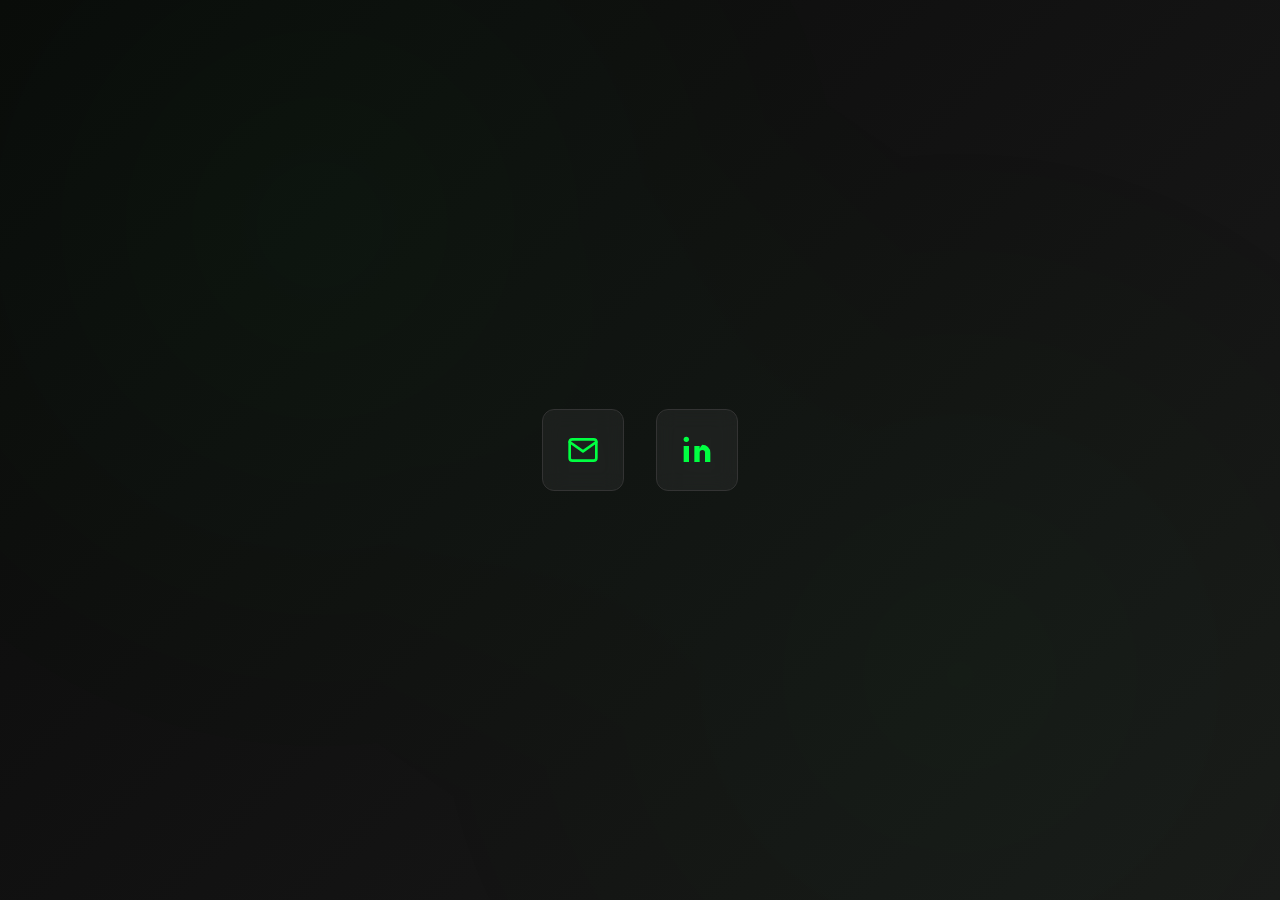
<file: index.html>
<!DOCTYPE html>
<html lang="en">
<head>
    <meta charset="UTF-8">
    <meta name="viewport" content="width=device-width, initial-scale=1.0">
    <title>Avishay - Developer</title>
    <meta name="description" content="Avishay - Software Developer">
    <link rel="icon" type="image/svg+xml" href="favicon.svg">
    <link rel="stylesheet" href="styles.css">
    <link rel="preconnect" href="https://fonts.googleapis.com">
    <link rel="preconnect" href="https://fonts.gstatic.com" crossorigin>
    <link href="https://fonts.googleapis.com/css2?family=JetBrains+Mono:wght@300;400;500;700&display=swap" rel="stylesheet">
</head>
<body>
    <main class="container">
        <section class="contact">
            <div class="contact-links">
                <a href="mailto:me@avishay.dev" class="contact-link" aria-label="Send email">
                    <svg class="icon" viewBox="0 0 24 24" fill="none" xmlns="http://www.w3.org/2000/svg">
                        <path d="M4 4H20C21.1 4 22 4.9 22 6V18C22 19.1 21.1 20 20 20H4C2.9 20 2 19.1 2 18V6C2 4.9 2.9 4 4 4Z" stroke="currentColor" stroke-width="2" stroke-linecap="round" stroke-linejoin="round"/>
                        <polyline points="22,6 12,13 2,6" stroke="currentColor" stroke-width="2" stroke-linecap="round" stroke-linejoin="round"/>
                    </svg>
                </a>
                
                <a href="https://www.linkedin.com/in/avishayx/" class="contact-link" target="_blank" rel="noopener noreferrer" aria-label="LinkedIn profile">
                    <svg class="icon" viewBox="0 0 24 24" fill="none" xmlns="http://www.w3.org/2000/svg">
                        <path d="M16 8A6 6 0 0 1 22 14V21H18V14A2 2 0 0 0 14 14V21H10V9H14V11A6 6 0 0 1 16 8Z" fill="currentColor"/>
                        <rect x="2" y="9" width="4" height="12" fill="currentColor"/>
                        <circle cx="4" cy="4" r="2" fill="currentColor"/>
                    </svg>
                </a>
            </div>
        </section>
    </main>
</body>
</html>
</file>
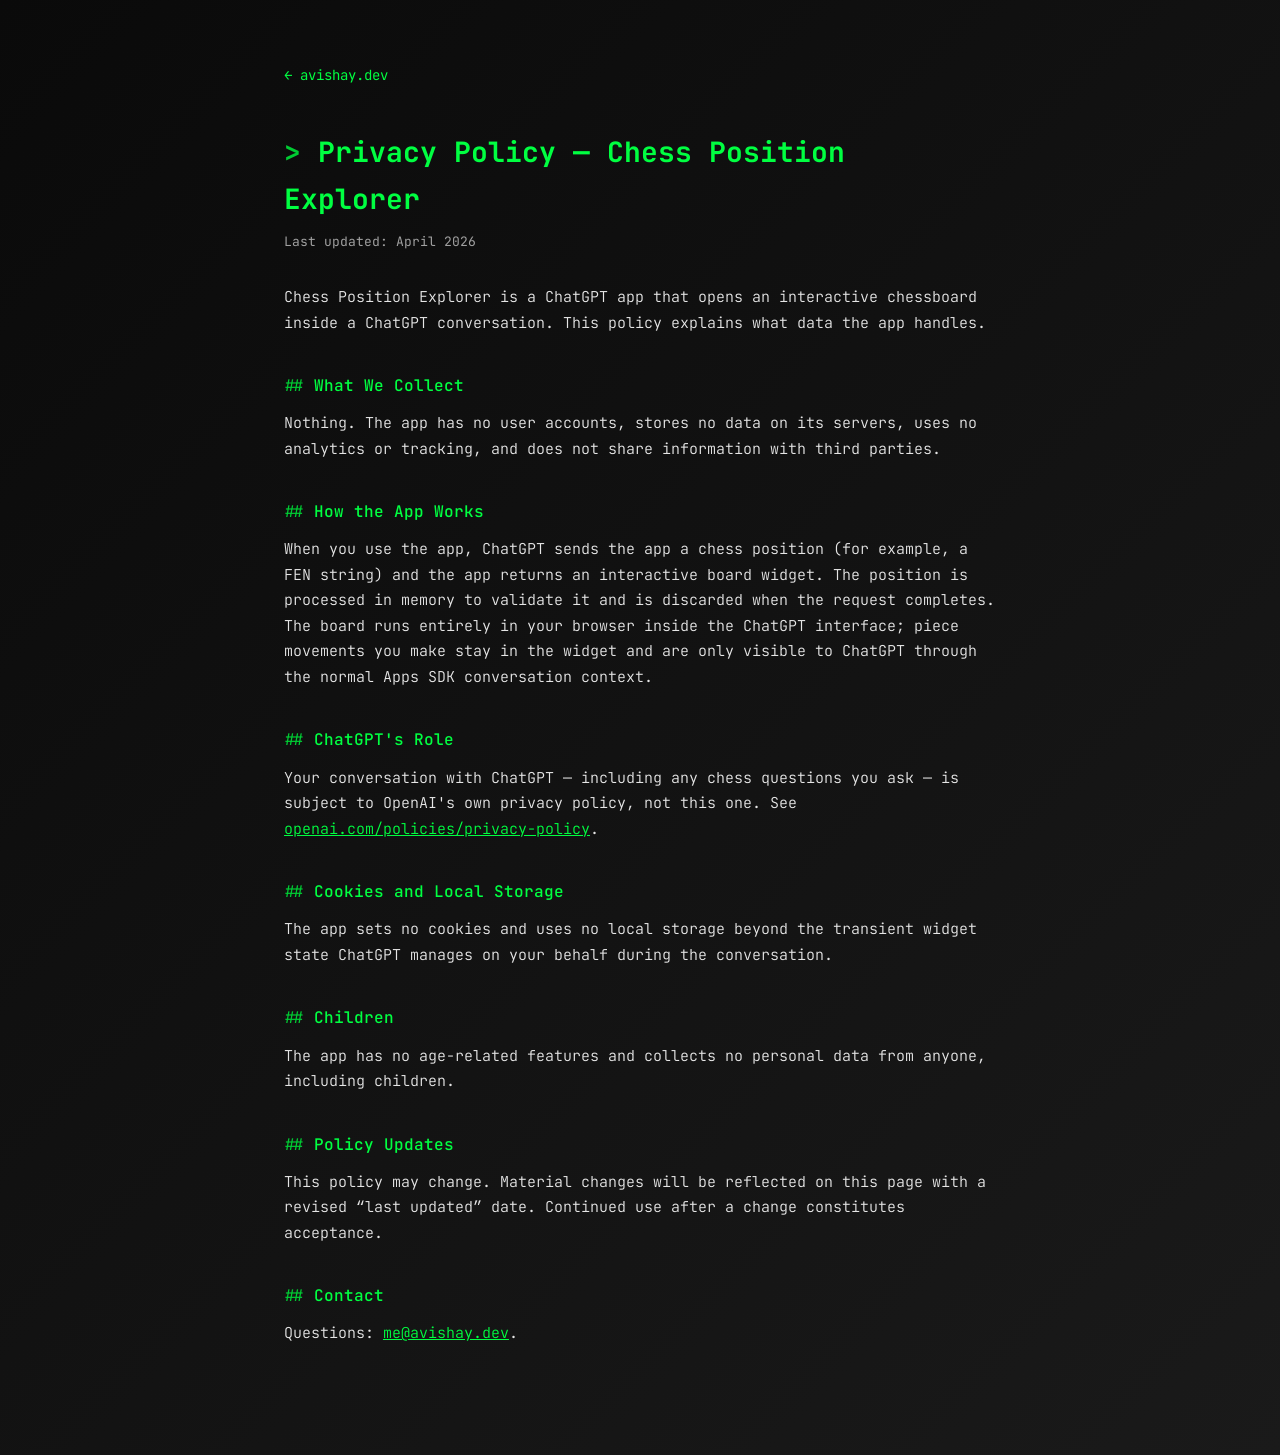
<file: chess/privacy/index.html>
<!DOCTYPE html>
<html lang="en">
<head>
    <meta charset="UTF-8">
    <meta name="viewport" content="width=device-width, initial-scale=1.0">
    <title>Privacy Policy · Chess Position Explorer</title>
    <meta name="description" content="Privacy policy for the Chess Position Explorer ChatGPT app.">
    <link rel="icon" type="image/svg+xml" href="/favicon.svg">
    <link rel="preconnect" href="https://fonts.googleapis.com">
    <link rel="preconnect" href="https://fonts.gstatic.com" crossorigin>
    <link href="https://fonts.googleapis.com/css2?family=JetBrains+Mono:wght@300;400;500;700&display=swap" rel="stylesheet">
    <style>
        * { margin: 0; padding: 0; box-sizing: border-box; }
        :root {
            --bg: #0a0a0a;
            --bg-2: #1a1a1a;
            --green: #00ff41;
            --green-dim: #00cc33;
            --text: #e6e6e6;
            --text-dim: #a0a0a0;
            --border: #2a2a2a;
        }
        body {
            font-family: 'JetBrains Mono', monospace;
            background: linear-gradient(135deg, var(--bg) 0%, var(--bg-2) 100%);
            color: var(--text);
            min-height: 100vh;
            line-height: 1.7;
        }
        main {
            max-width: 760px;
            margin: 0 auto;
            padding: 64px 24px 96px;
        }
        .nav {
            font-size: 14px;
            color: var(--text-dim);
            margin-bottom: 40px;
        }
        .nav a { color: var(--green); text-decoration: none; }
        .nav a:hover { text-decoration: underline; }
        h1 {
            font-size: 28px;
            font-weight: 700;
            color: var(--green);
            margin-bottom: 8px;
        }
        h1::before { content: "> "; color: var(--green-dim); }
        .updated {
            font-size: 13px;
            color: var(--text-dim);
            margin-bottom: 32px;
        }
        h2 {
            font-size: 16px;
            font-weight: 500;
            color: var(--green);
            margin-top: 36px;
            margin-bottom: 12px;
        }
        h2::before { content: "## "; color: var(--green-dim); }
        p {
            margin: 12px 0;
            color: var(--text);
            font-weight: 300;
            font-size: 15px;
        }
        a { color: var(--green); }
        a:hover { color: var(--green-dim); }
    </style>
</head>
<body>
    <main>
        <div class="nav"><a href="/">← avishay.dev</a></div>

        <h1>Privacy Policy — Chess Position Explorer</h1>
        <div class="updated">Last updated: April 2026</div>

        <p>
            Chess Position Explorer is a ChatGPT app that opens an interactive chessboard inside a ChatGPT
            conversation. This policy explains what data the app handles.
        </p>

        <h2>What We Collect</h2>
        <p>
            Nothing. The app has no user accounts, stores no data on its servers, uses no analytics or tracking,
            and does not share information with third parties.
        </p>

        <h2>How the App Works</h2>
        <p>
            When you use the app, ChatGPT sends the app a chess position (for example, a FEN string) and the app
            returns an interactive board widget. The position is processed in memory to validate it and is
            discarded when the request completes. The board runs entirely in your browser inside the ChatGPT
            interface; piece movements you make stay in the widget and are only visible to ChatGPT through the
            normal Apps SDK conversation context.
        </p>

        <h2>ChatGPT's Role</h2>
        <p>
            Your conversation with ChatGPT — including any chess questions you ask — is subject to OpenAI's own
            privacy policy, not this one. See
            <a href="https://openai.com/policies/privacy-policy" target="_blank" rel="noopener">openai.com/policies/privacy-policy</a>.
        </p>

        <h2>Cookies and Local Storage</h2>
        <p>
            The app sets no cookies and uses no local storage beyond the transient widget state ChatGPT manages on
            your behalf during the conversation.
        </p>

        <h2>Children</h2>
        <p>
            The app has no age-related features and collects no personal data from anyone, including children.
        </p>

        <h2>Policy Updates</h2>
        <p>
            This policy may change. Material changes will be reflected on this page with a revised &ldquo;last
            updated&rdquo; date. Continued use after a change constitutes acceptance.
        </p>

        <h2>Contact</h2>
        <p>
            Questions: <a href="mailto:me@avishay.dev">me@avishay.dev</a>.
        </p>
    </main>
</body>
</html>
</file>
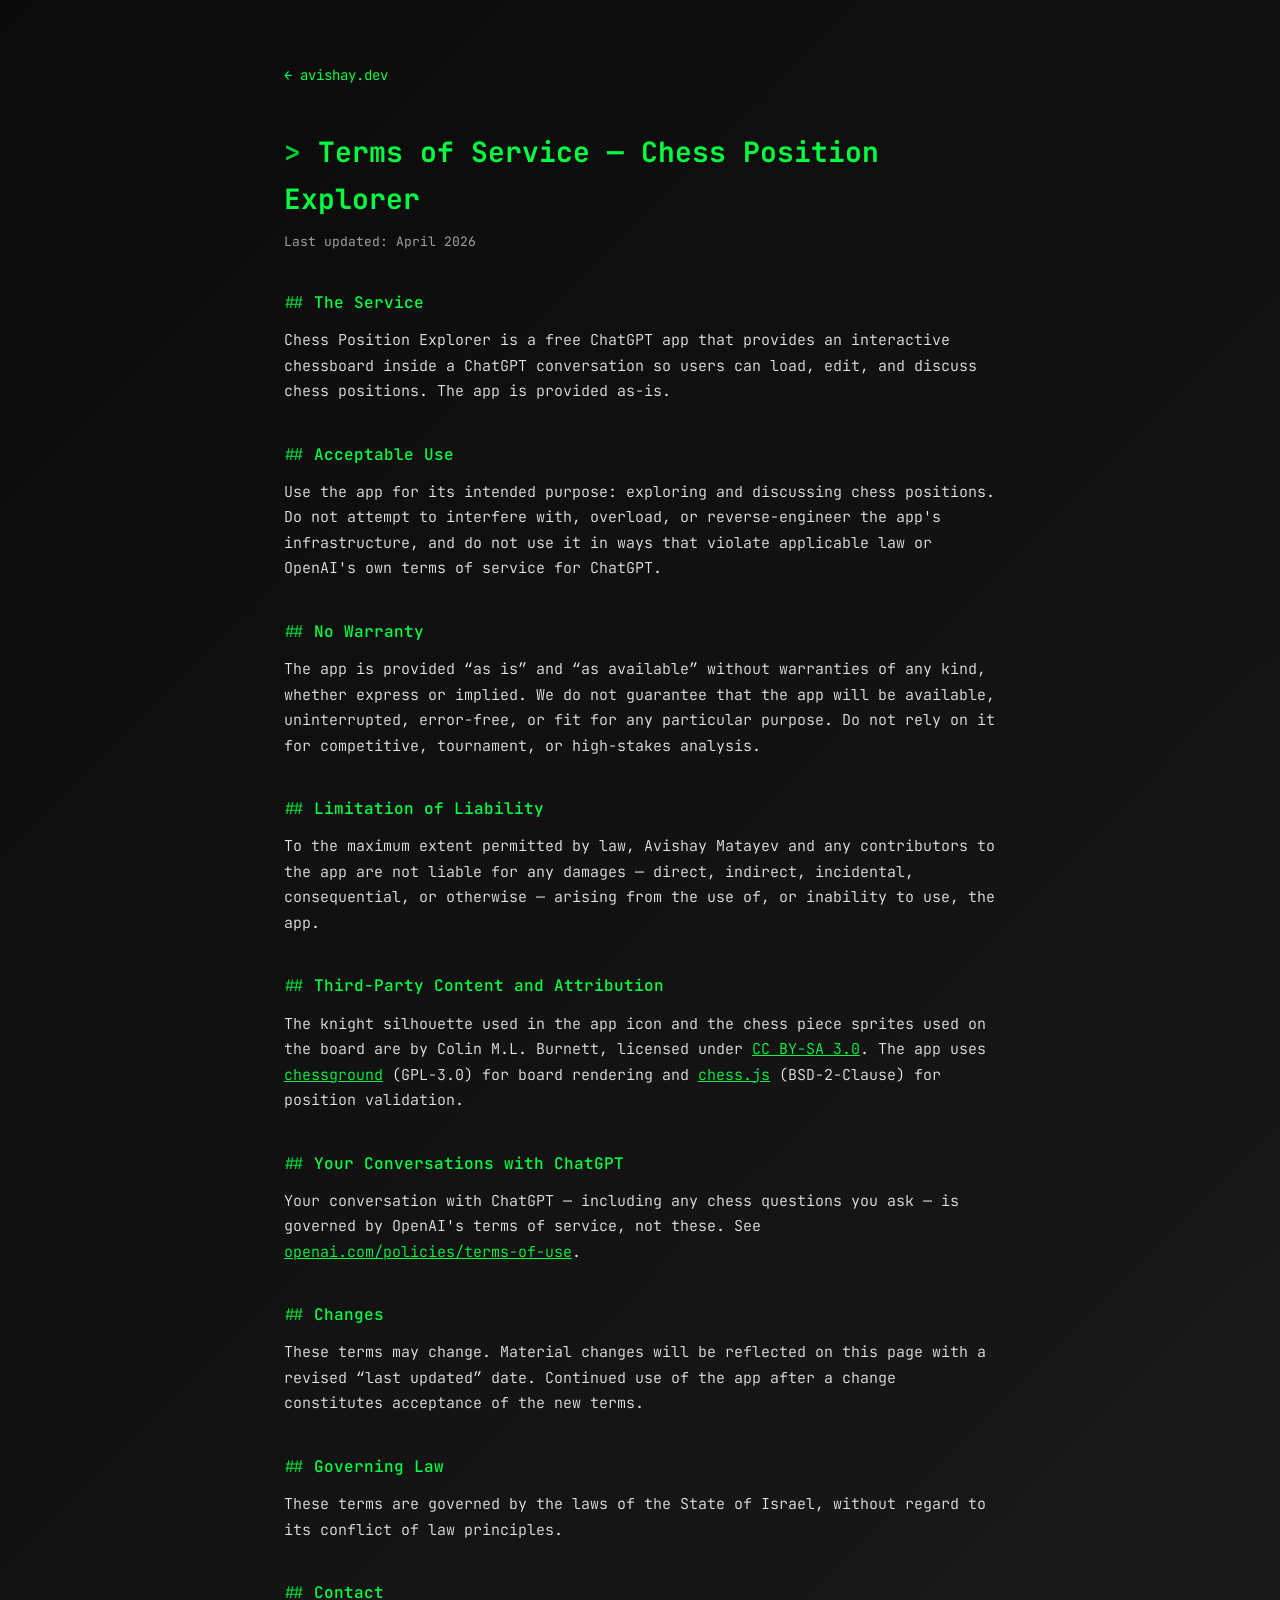
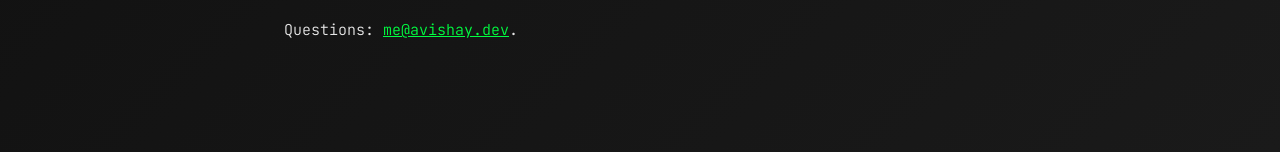
<file: chess/terms/index.html>
<!DOCTYPE html>
<html lang="en">
<head>
    <meta charset="UTF-8">
    <meta name="viewport" content="width=device-width, initial-scale=1.0">
    <title>Terms of Service · Chess Position Explorer</title>
    <meta name="description" content="Terms of service for the Chess Position Explorer ChatGPT app.">
    <link rel="icon" type="image/svg+xml" href="/favicon.svg">
    <link rel="preconnect" href="https://fonts.googleapis.com">
    <link rel="preconnect" href="https://fonts.gstatic.com" crossorigin>
    <link href="https://fonts.googleapis.com/css2?family=JetBrains+Mono:wght@300;400;500;700&display=swap" rel="stylesheet">
    <style>
        * { margin: 0; padding: 0; box-sizing: border-box; }
        :root {
            --bg: #0a0a0a;
            --bg-2: #1a1a1a;
            --green: #00ff41;
            --green-dim: #00cc33;
            --text: #e6e6e6;
            --text-dim: #a0a0a0;
            --border: #2a2a2a;
        }
        body {
            font-family: 'JetBrains Mono', monospace;
            background: linear-gradient(135deg, var(--bg) 0%, var(--bg-2) 100%);
            color: var(--text);
            min-height: 100vh;
            line-height: 1.7;
        }
        main {
            max-width: 760px;
            margin: 0 auto;
            padding: 64px 24px 96px;
        }
        .nav {
            font-size: 14px;
            color: var(--text-dim);
            margin-bottom: 40px;
        }
        .nav a { color: var(--green); text-decoration: none; }
        .nav a:hover { text-decoration: underline; }
        h1 {
            font-size: 28px;
            font-weight: 700;
            color: var(--green);
            margin-bottom: 8px;
        }
        h1::before { content: "> "; color: var(--green-dim); }
        .updated {
            font-size: 13px;
            color: var(--text-dim);
            margin-bottom: 32px;
        }
        h2 {
            font-size: 16px;
            font-weight: 500;
            color: var(--green);
            margin-top: 36px;
            margin-bottom: 12px;
        }
        h2::before { content: "## "; color: var(--green-dim); }
        p {
            margin: 12px 0;
            color: var(--text);
            font-weight: 300;
            font-size: 15px;
        }
        a { color: var(--green); }
        a:hover { color: var(--green-dim); }
    </style>
</head>
<body>
    <main>
        <div class="nav"><a href="/">← avishay.dev</a></div>

        <h1>Terms of Service — Chess Position Explorer</h1>
        <div class="updated">Last updated: April 2026</div>

        <h2>The Service</h2>
        <p>
            Chess Position Explorer is a free ChatGPT app that provides an interactive chessboard inside a ChatGPT
            conversation so users can load, edit, and discuss chess positions. The app is provided as-is.
        </p>

        <h2>Acceptable Use</h2>
        <p>
            Use the app for its intended purpose: exploring and discussing chess positions. Do not attempt to
            interfere with, overload, or reverse-engineer the app's infrastructure, and do not use it in ways that
            violate applicable law or OpenAI's own terms of service for ChatGPT.
        </p>

        <h2>No Warranty</h2>
        <p>
            The app is provided &ldquo;as is&rdquo; and &ldquo;as available&rdquo; without warranties of any kind,
            whether express or implied. We do not guarantee that the app will be available, uninterrupted,
            error-free, or fit for any particular purpose. Do not rely on it for competitive, tournament, or
            high-stakes analysis.
        </p>

        <h2>Limitation of Liability</h2>
        <p>
            To the maximum extent permitted by law, Avishay Matayev and any contributors to the app are not liable
            for any damages — direct, indirect, incidental, consequential, or otherwise — arising from the use of,
            or inability to use, the app.
        </p>

        <h2>Third-Party Content and Attribution</h2>
        <p>
            The knight silhouette used in the app icon and the chess piece sprites used on the board are by Colin
            M.L. Burnett, licensed under
            <a href="https://creativecommons.org/licenses/by-sa/3.0/" target="_blank" rel="noopener">CC BY-SA 3.0</a>.
            The app uses
            <a href="https://github.com/lichess-org/chessground" target="_blank" rel="noopener">chessground</a>
            (GPL-3.0) for board rendering and
            <a href="https://github.com/jhlywa/chess.js" target="_blank" rel="noopener">chess.js</a>
            (BSD-2-Clause) for position validation.
        </p>

        <h2>Your Conversations with ChatGPT</h2>
        <p>
            Your conversation with ChatGPT — including any chess questions you ask — is governed by OpenAI's terms
            of service, not these. See
            <a href="https://openai.com/policies/terms-of-use" target="_blank" rel="noopener">openai.com/policies/terms-of-use</a>.
        </p>

        <h2>Changes</h2>
        <p>
            These terms may change. Material changes will be reflected on this page with a revised &ldquo;last
            updated&rdquo; date. Continued use of the app after a change constitutes acceptance of the new terms.
        </p>

        <h2>Governing Law</h2>
        <p>
            These terms are governed by the laws of the State of Israel, without regard to its conflict of law
            principles.
        </p>

        <h2>Contact</h2>
        <p>
            Questions: <a href="mailto:me@avishay.dev">me@avishay.dev</a>.
        </p>
    </main>
</body>
</html>
</file>
<file: styles.css>
/* Reset and base styles */
* {
    margin: 0;
    padding: 0;
    box-sizing: border-box;
}

:root {
    --primary-black: #0a0a0a;
    --secondary-black: #1a1a1a;
    --primary-green: #00ff41;
    --secondary-green: #00cc33;
    --accent-green: #39ff14;
    --text-primary: #ffffff;
    --text-secondary: #cccccc;
    --border-color: #333333;
}

body {
    font-family: 'JetBrains Mono', monospace;
    background: linear-gradient(135deg, var(--primary-black) 0%, var(--secondary-black) 100%);
    color: var(--text-primary);
    min-height: 100vh;
    line-height: 1.6;
    overflow-x: hidden;
}

/* Background pattern for added visual interest */
body::before {
    content: '';
    position: fixed;
    top: 0;
    left: 0;
    width: 100%;
    height: 100%;
    background: 
        radial-gradient(circle at 25% 25%, var(--primary-green) 0%, transparent 50%),
        radial-gradient(circle at 75% 75%, var(--secondary-green) 0%, transparent 50%);
    opacity: 0.03;
    z-index: -1;
    pointer-events: none;
}

.container {
    max-width: 1200px;
    margin: 0 auto;
    padding: 2rem;
    min-height: 100vh;
    display: flex;
    flex-direction: column;
    justify-content: center;
    align-items: center;
}

.contact {
    width: 100%;
    max-width: 400px;
}

.contact-links {
    display: flex;
    gap: 2rem;
    justify-content: center;
    flex-wrap: wrap;
}

.contact-link {
    display: flex;
    align-items: center;
    justify-content: center;
    padding: 1.5rem;
    background: rgba(255, 255, 255, 0.05);
    border: 1px solid var(--border-color);
    border-radius: 12px;
    color: var(--text-primary);
    text-decoration: none;
    transition: all 0.3s cubic-bezier(0.4, 0, 0.2, 1);
    backdrop-filter: blur(10px);
    position: relative;
    overflow: hidden;
}

.contact-link::before {
    content: '';
    position: absolute;
    top: 0;
    left: -100%;
    width: 100%;
    height: 100%;
    background: linear-gradient(90deg, transparent, rgba(0, 255, 65, 0.1), transparent);
    transition: left 0.5s ease;
}

.contact-link:hover::before {
    left: 100%;
}

.contact-link:hover {
    border-color: var(--primary-green);
    background: rgba(0, 255, 65, 0.1);
    transform: translateY(-2px);
    box-shadow: 
        0 10px 25px rgba(0, 0, 0, 0.3),
        0 0 20px rgba(0, 255, 65, 0.2);
}

.contact-link:focus {
    outline: none;
    border-color: var(--accent-green);
    box-shadow: 0 0 0 2px rgba(57, 255, 20, 0.3);
}

.contact-link:active {
    transform: translateY(0);
}

.icon {
    width: 32px;
    height: 32px;
    color: var(--primary-green);
    transition: color 0.3s ease;
}

.contact-link:hover .icon {
    color: var(--accent-green);
}

/* Responsive design */
@media (max-width: 768px) {
    .container {
        padding: 1.5rem;
    }
    
    .contact-links {
        flex-direction: column;
        gap: 1rem;
        width: 100%;
    }
    
    .contact-link {
        justify-content: center;
        padding: 1.25rem;
    }
}

@media (max-width: 480px) {
    .container {
        padding: 1rem;
    }
    
    .contact-link {
        padding: 1rem;
    }
    
    .icon {
        width: 28px;
        height: 28px;
    }
}

/* Accessibility improvements */
@media (prefers-reduced-motion: reduce) {
    * {
        animation-duration: 0.01ms !important;
        animation-iteration-count: 1 !important;
        transition-duration: 0.01ms !important;
    }
    
    .contact-link::before {
        transition: none;
    }
}

/* High contrast mode support */
@media (prefers-contrast: high) {
    :root {
        --primary-green: #00ff00;
        --accent-green: #00ff00;
        --border-color: #666666;
    }
    
    .contact-link {
        border-width: 2px;
    }
}
</file>
